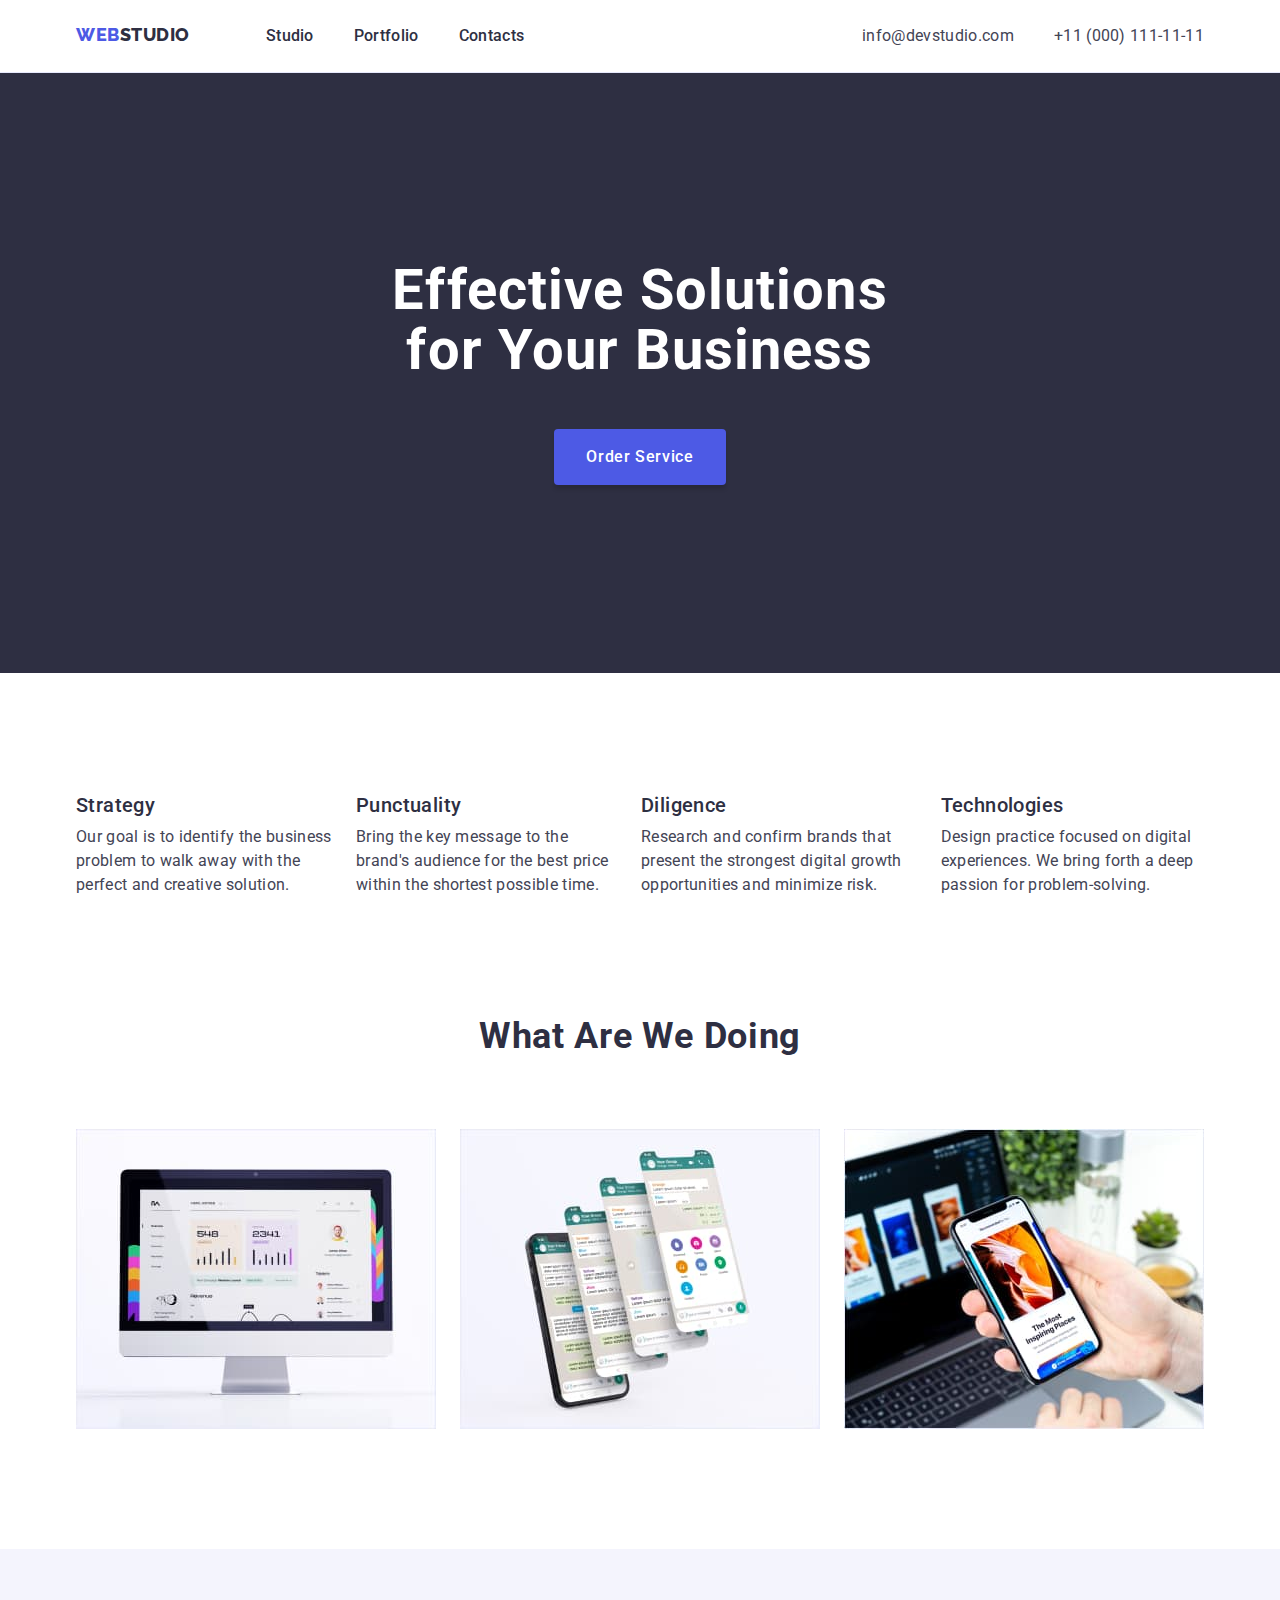
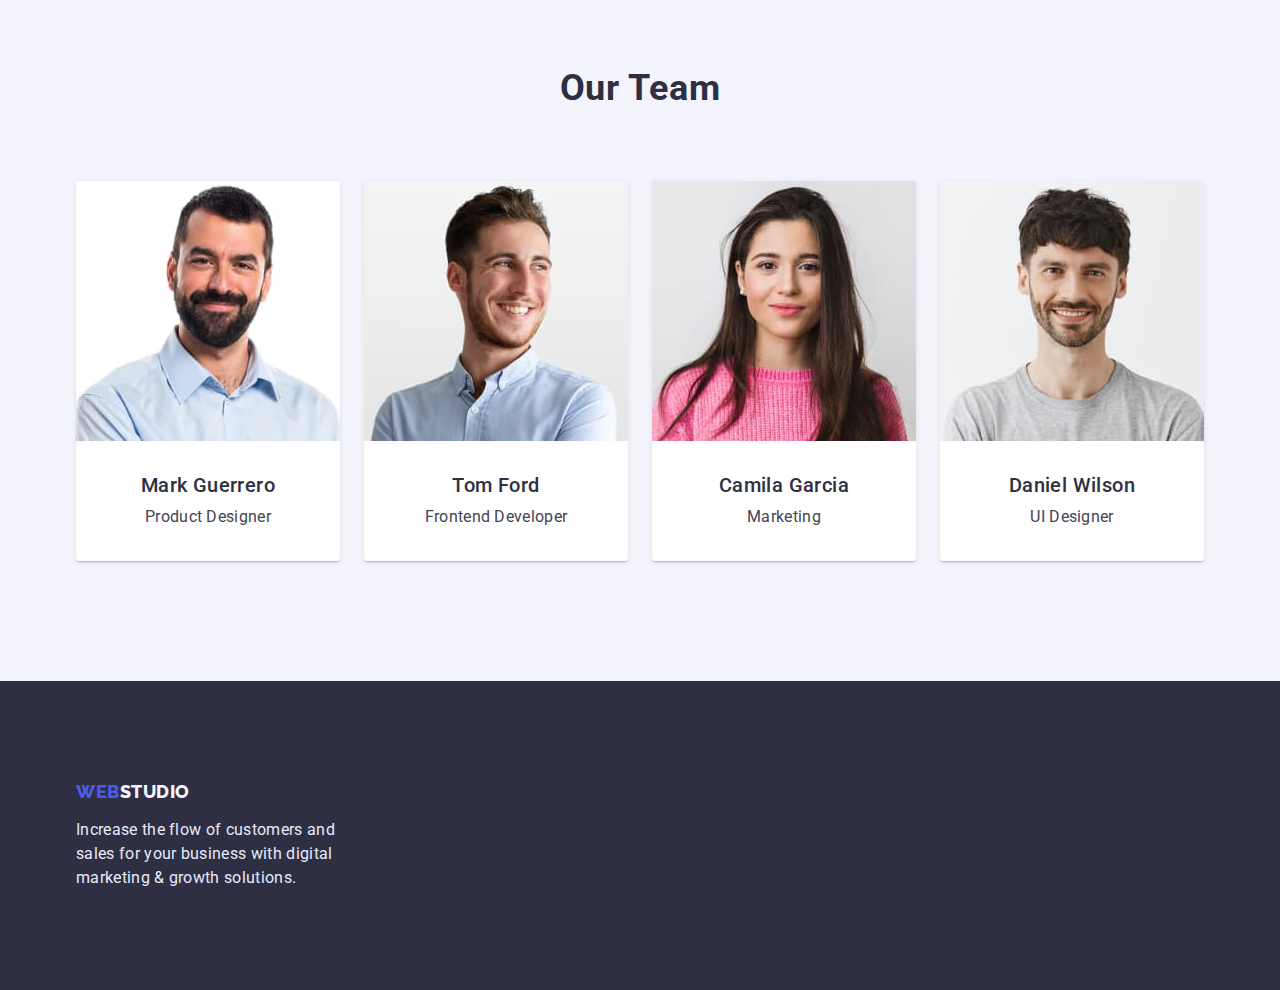
<file: index.html>
<!DOCTYPE html>
<html lang="en">
  <head>
    <meta charset="UTF-8" />
    <meta http-equiv="X-UA-Compatible" content="IE=edge" />
    <meta name="viewport" content="width=device-width, initial-scale=1.0" />
    <title>Web Studio</title>
    <link rel="preconnect" href="https://fonts.googleapis.com" />
    <link rel="preconnect" href="https://fonts.gstatic.com" crossorigin />
    <link href="https://fonts.googleapis.com/css2?family=Raleway:wght@800&family=Roboto:wght@400;500;700&display=swap" rel="stylesheet" />
    <!-- normalizer -->
    <link rel="stylesheet" href="https://cdnjs.cloudflare.com/ajax/libs/modern-normalize/1.1.0/modern-normalize.min.css" />
    <!--  -->
    <link rel="stylesheet" href="./css/styles.css" />
  </head>
  <body>
    <!--! the HEADER for everyone -->
    <header class="header-site">
      <div class="container header-container">
        <nav class="nav-site">
          <!-- Logo -->
          <a class="logo link" href="./index.html">Web<span class="logo-studio-header">Studio</span> </a>
          <ul class="menu list">
            <li class="menu-item"><a class="menu-link link" href="./index.html">Studio</a></li>
            <li class="menu-item"><a class="menu-link link" href="./portfolio.html">Portfolio</a></li>
            <li class="menu-item"><a class="menu-link link" href="">Contacts</a></li>
            <!-- Прибрала current  і перехід до контактів через якор #contacts, бо автоперевірка лається -->
          </ul>
        </nav>
        <address class="contacts">
          <ul class="contacts-list list">
            <li class="contacts-item"><a class="contacts-link link" href="mailto:info@devstudio.com">info@devstudio.com</a></li>
            <li class="contacts-item"><a class="contacts-link link" href="tel:+110001111111">+11 (000) 111-11-11</a></li>
          </ul>
        </address>
      </div>
    </header>
    <!--! MAIN -->
    <main>
      <!--? section 1 hero -->
      <section class="hero">
        <div class="container">
          <h1 class="title-site">Effective Solutions for Your Business</h1>
          <button class="order-btn" type="button">Order Service</button>
        </div>
      </section>
      <!--? section 2 About our company -->
      <section class="about-company">
        <div class="container">
          <!-- Hidden header -->
          <h2 class="hidden-header">About our company</h2>
          <ul class="about-company-list list">
            <li class="about-company-item">
              <h3 class="subtitle">Strategy</h3>
              <p>Our goal is to identify the business problem to walk away with the perfect and creative solution.</p>
            </li>
            <li class="about-company-item">
              <h3 class="subtitle">Punctuality</h3>
              <p>Bring the key message to the brand's audience for the best price within the shortest possible time.</p>
            </li>
            <li class="about-company-item">
              <h3 class="subtitle">Diligence</h3>
              <p>Research and confirm brands that present the strongest digital growth opportunities and minimize risk.</p>
            </li>
            <li class="about-company-item">
              <h3 class="subtitle">Technologies</h3>
              <p>Design practice focused on digital experiences. We bring forth a deep passion for problem-solving.</p>
            </li>
          </ul>
        </div>
      </section>
      <!--? section 3  What are we doing-->
      <section class="doing">
        <div class="container">
          <h2 class="title">What are we doing</h2>
          <ul class="doing-list list">
            <li class="doing-item"><img src="./images/doing/monitor.jpg" alt="Monitor screen with analytical information." width="360" height="300" /></li>
            <li class="doing-item"><img src="./images/doing/phones.jpg" alt="Phone screen and its screenshots with correspondence." width="360" height="300" /></li>
            <li class="doing-item"><img src="./images/doing/laptop-phone.jpg" alt="Phone in hand on the background of a laptop - the choice of a place to relax." width="360" height="300" /></li>
          </ul>
        </div>
      </section>
      <!--? section 4 Our Team -->
      <section class="team">
        <div class="container">
          <h2 class="title">Our Team</h2>
          <ul class="team-list list">
            <li class="team-item">
              <img src="./images/employees/mark-guerrero.jpg" alt="photo of Mark Guerrero" width="264" height="260" />
              <div class="team-info">
                <h3 class="subtitle">Mark Guerrero</h3>
                <p class="profession">Product Designer</p>
              </div>
            </li>
            <li class="team-item">
              <img src="./images/employees/tom-ford.jpg" alt="photo of Tom Ford" width="264" height="260" />
              <div class="team-info">
                <h3 class="subtitle">Tom Ford</h3>
                <p class="profession">Frontend Developer</p>
              </div>
            </li>
            <li class="team-item">
              <img src="./images/employees/camila-garcia.jpg" alt="photo of Camila Garcia" width="264" height="260" />
              <div class="team-info">
                <h3 class="subtitle">Camila Garcia</h3>
                <p class="profession">Marketing</p>
              </div>
            </li>
            <li class="team-item">
              <img src="./images/employees/daniel-wilson.jpg" alt="hoto of Daniel Wilson" width="264" height="260" />
              <div class="team-info">
                <h3 class="subtitle">Daniel Wilson</h3>
                <p class="profession">UI Designer</p>
              </div>
            </li>
          </ul>
        </div>
      </section>
    </main>
    <!--! the FOOTER for everyone -->
    <footer class="footer-site">
      <div class="container">
        <!-- Logo -->
        <div class="footer-info">
          <a class="logo logo-footer link" href="./index.html">Web<span class="logo-studio-footer">Studio</span> </a>
          <p class="footer-text">Increase the flow of customers and sales for your business with digital marketing & growth solutions.</p>
        </div>
      </div>
    </footer>
  </body>
</html>
</file>
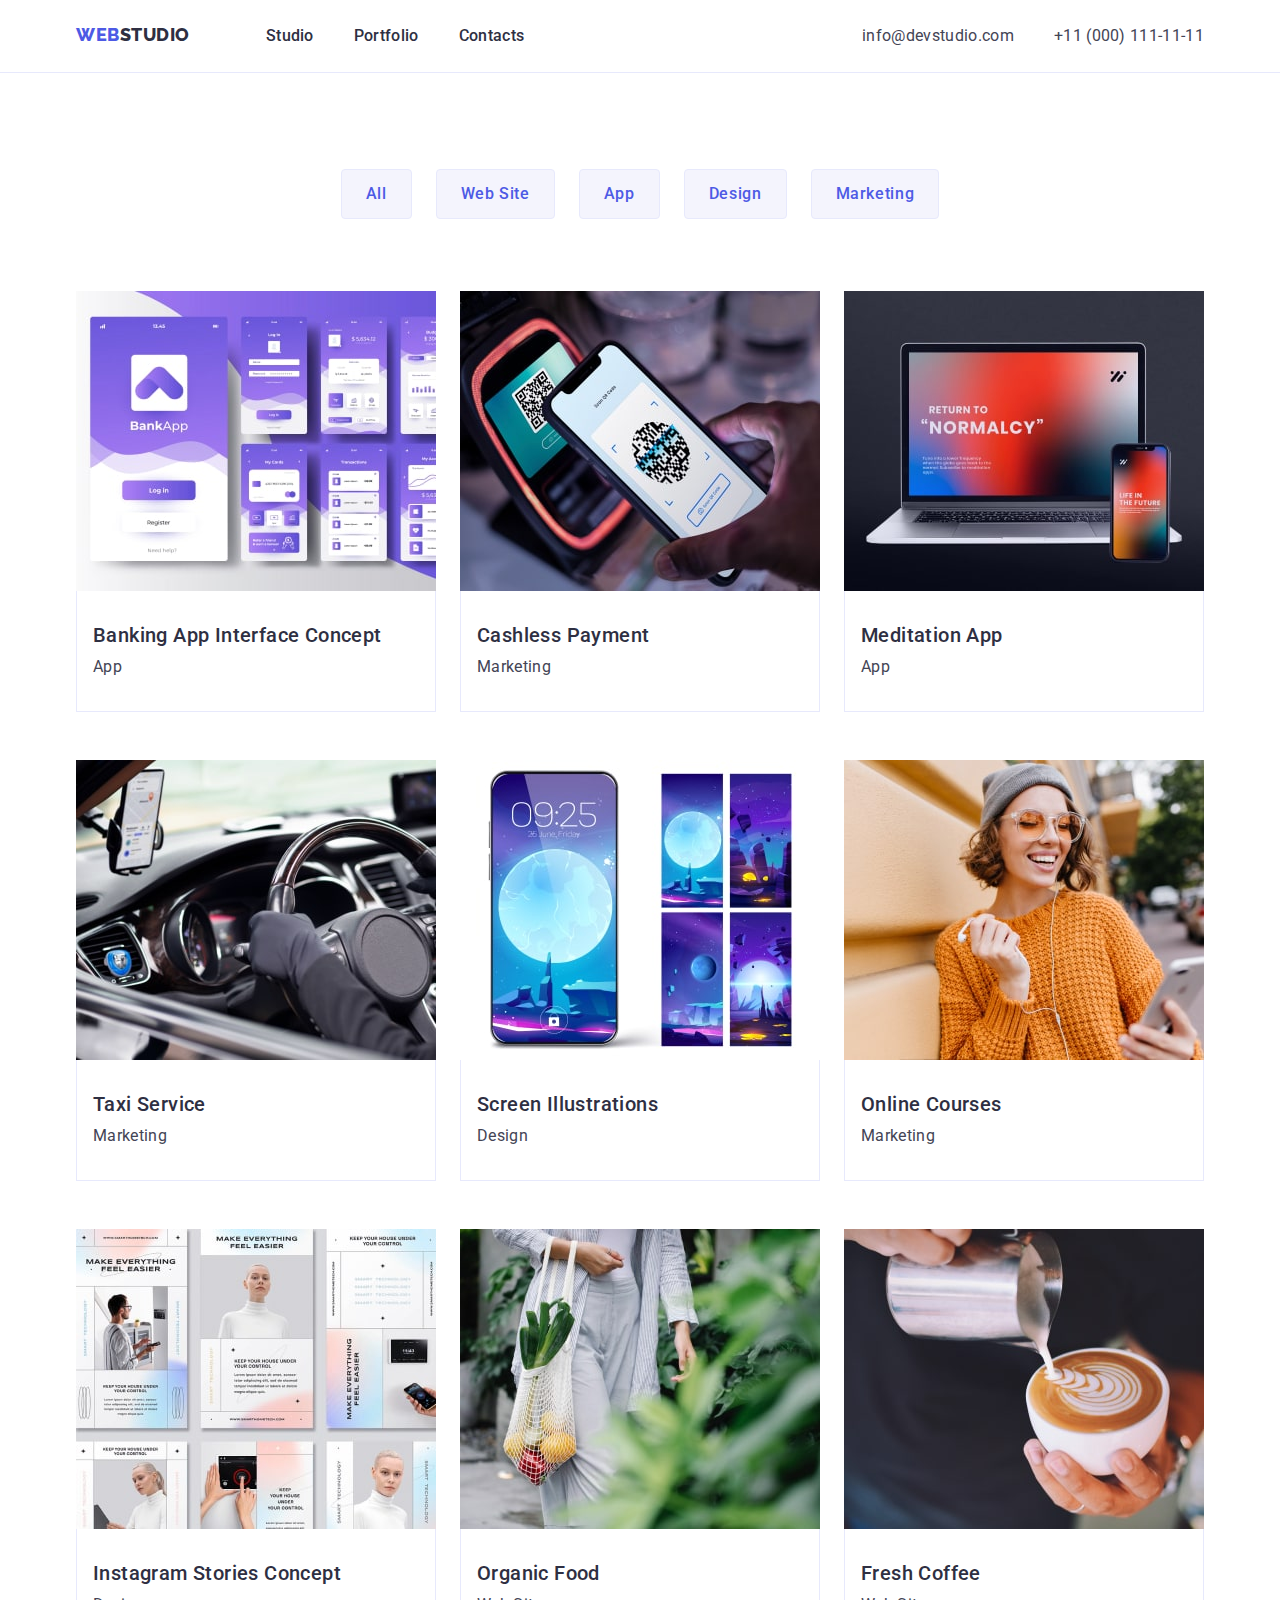
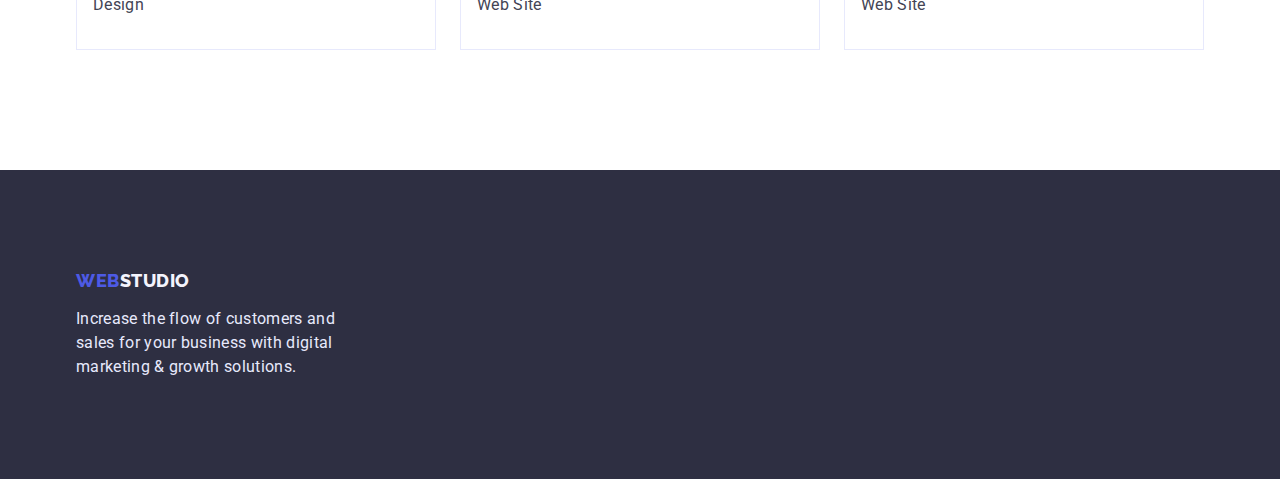
<file: portfolio.html>
<!DOCTYPE html>
<html lang="en">
  <head>
    <meta charset="UTF-8" />
    <meta http-equiv="X-UA-Compatible" content="IE=edge" />
    <meta name="viewport" content="width=device-width, initial-scale=1.0" />
    <title>Portfolio</title>
    <link rel="preconnect" href="https://fonts.googleapis.com" />
    <link rel="preconnect" href="https://fonts.gstatic.com" crossorigin />
    <link href="https://fonts.googleapis.com/css2?family=Raleway:wght@800&family=Roboto:wght@400;500;700&display=swap" rel="stylesheet" />
    <!-- normalizer -->
    <link rel="stylesheet" href="https://cdnjs.cloudflare.com/ajax/libs/modern-normalize/1.1.0/modern-normalize.min.css" />
    <!--  -->
    <link rel="stylesheet" href="./css/styles.css" />
  </head>
  <body>
    <!--! the HEADER for everyone -->
    <header class="header-site">
      <div class="container header-container">
        <nav class="nav-site">
          <!-- Logo -->
          <a class="logo link" href="./index.html">Web<span class="logo-studio-header">Studio</span> </a>
          <ul class="menu list">
            <li class="menu-item"><a class="menu-link link" href="./index.html">Studio</a></li>
            <li class="menu-item"><a class="menu-link link" href="./portfolio.html">Portfolio</a></li>
            <li class="menu-item"><a class="menu-link link" href="">Contacts</a></li>
            <!-- Прибрала current  і перехід до контактів через якор #contacts, бо автоперевірка лається -->
          </ul>
        </nav>
        <address class="contacts">
          <ul class="contacts-list list">
            <li class="contacts-item"><a class="contacts-link link" href="mailto:info@devstudio.com">info@devstudio.com</a></li>
            <li class="contacts-item"><a class="contacts-link link" href="tel:+110001111111">+11 (000) 111-11-11</a></li>
          </ul>
        </address>
      </div>
    </header>
    <!--! MAIN -->
    <main>
      <!--? Our projects -->
      <section class="projects">
        <div class="container">
          <!-- Hidden header -->
          <h1 class="hidden-header">Portfolio</h1>
          <!-- Filter -->
          <ul class="selection-portfolio list">
            <li class="selection-item"><button class="selection-btn" type="button">All</button></li>
            <li class="selection-item"><button class="selection-btn" type="button">Web Site</button></li>
            <li class="selection-item"><button class="selection-btn" type="button">App</button></li>
            <li class="selection-item"><button class="selection-btn" type="button">Design</button></li>
            <li class="selection-item"><button class="selection-btn" type="button">Marketing</button></li>
          </ul>
          <!-- Photo gallery of projects -->
          <ul class="projects-list list">
            <li class="projects-item">
              <a class="link" href="">
                <img src="./images/portfolio/banking-app-interface11.jpg" alt="Banking App Screenshots" width="360" height="300" />
                <div class="projects-info">
                  <h2 class="subtitle">Banking App Interface Concept</h2>
                  <p class="projects-text">App</p>
                </div>
              </a>
            </li>
            <li class="projects-item">
              <a class="link" href="">
                <img src="./images/portfolio/cashless-payment12.jpg" alt="laptop and phone with cashless payment application" width="360" height="300" />
                <div class="projects-info">
                  <h2 class="subtitle">Cashless Payment</h2>
                  <p class="projects-text">Marketing</p>
                </div>
              </a>
            </li>
            <li class="projects-item">
              <a class="link" href="">
                <img src="./images/portfolio/meditaion-app13.jpg" alt="laptop and phone with meditation app" width="360" height="300" />
                <div class="projects-info">
                  <h2 class="subtitle">Meditation App</h2>
                  <p class="projects-text">App</p>
                </div>
              </a>
            </li>
            <li class="projects-item">
              <a class="link" href="">
                <img src="./images/portfolio/taxi-service21.jpg" alt="taxi app phone" width="360" height="300" />
                <div class="projects-info">
                  <h2 class="subtitle">Taxi Service</h2>
                  <p class="projects-text">Marketing</p>
                </div>
              </a>
            </li>
            <li class="projects-item">
              <a class="link" href="">
                <img src="./images/portfolio/screen-illustrations22.jpg" alt="phone screen pictures" width="360" height="300" />
                <div class="projects-info">
                  <h2 class="subtitle">Screen Illustrations</h2>
                  <p class="projects-text">Design</p>
                </div>
              </a>
            </li>
            <li class="projects-item">
              <a class="link" href="">
                <img src="./images/portfolio/online-courses23.jpg" alt="girl looking at the phone" width="360" height="300" />
                <div class="projects-info">
                  <h2 class="subtitle">Online Courses</h2>
                  <p class="projects-text">Marketing</p>
                </div>
              </a>
            </li>
            <li class="projects-item">
              <a class="link" href="">
                <img src="./images/portfolio/instagram-concept31.jpg" alt="instagram stories" width="360" height="300" />
                <div class="projects-info">
                  <h2 class="subtitle">Instagram Stories Concept</h2>
                  <p class="projects-text">Design</p>
                </div>
              </a>
            </li>
            <li class="projects-item">
              <a class="link" href="">
                <img src="./images/portfolio/organic-food32.jpg" alt="fruits and vegetables in a bag" width="360" height="300" />
                <div class="projects-info">
                  <h2 class="subtitle">Organic Food</h2>
                  <p class="projects-text">Web Site</p>
                </div>
              </a>
            </li>
            <li class="projects-item">
              <a class="link" href="">
                <img src="./images/portfolio/fresh-coffee33.jpg" alt="cup of coffee" width="360" height="300" />
                <div class="projects-info">
                  <h2 class="subtitle">Fresh Coffee</h2>
                  <p class="projects-text">Web Site</p>
                </div>
              </a>
            </li>
          </ul>
        </div>
      </section>
    </main>
    <!--! the FOOTER for everyone -->
    <footer class="footer-site">
      <div class="container">
        <!-- Logo -->
        <div class="footer-info">
          <a class="logo logo-footer link" href="./index.html">Web<span class="logo-studio-footer">Studio</span> </a>
          <p class="footer-text">Increase the flow of customers and sales for your business with digital marketing & growth solutions.</p>
        </div>
      </div>
    </footer>
  </body>
</html>
</file>
<file: css/styles.css>
:root {
  --color-dark: #2e2f42;
  --color-text: #434455;
  --color-primary-brand: #4d5ae5;
  --color-pressed-state: #404bbf;
  --color-accent: #e7e9fc;
  --color-light: #f4f4fd;
  --color-title-site: #ffffff;
  --default-big-gap: 120px;
  --default-small-gap: 24px;
}

body {
  font-family: "Roboto", sans-serif;
  /* paragraph text color */
  font-size: 16px;
  line-height: 1.5;
  letter-spacing: 0.02em;
  color: var(--color-text);
}

/*! ********************** COMPONENTS ***********************/
h1,
h2,
h3,
p {
  margin-top: 0;
  margin-bottom: 0;
}

img {
  display: block;
  max-width: 100%;
  height: auto;
}

.list {
  list-style: none;
  margin-top: 0;
  margin-bottom: 0;
  padding-left: 0;
}

.link {
  text-decoration: none;
}
.container {
  width: 1158px;
  padding-left: 15px;
  padding-right: 15px;
  margin: 0 auto;
}
.hidden-header {
  /* display: none; */
  position: absolute;
  width: 1px;
  height: 1px;
  margin: -1px;
  border: 0;
  padding: 0;
  white-space: nowrap;
  clip-path: inset(100%);
  clip: rect(0 0 0 0);
  overflow: hidden;
}

.subtitle {
  margin-bottom: calc(var(--default-small-gap) / 3);
  font-weight: 500;
  font-size: 20px;
  line-height: 1.2;
  letter-spacing: 0.02em;
  color: var(--color-dark);
}
.title {
  margin-bottom: 72px;
  font-size: 36px;
  line-height: 1.11;
  letter-spacing: 0.02em;
  text-transform: capitalize;
  color: var(--color-dark);
  text-align: center;
}
.profession {
  font-size: 16px;
}
/* Хоч ця якість по замовченню від браузера + наслідується від body але задала чтоб виконати вимоги автоперевірки */
/*! ********************** / COMPONENTS ***********************/

/*! ***************** HEADER (for everyone)******************/
.header-site {
  padding-top: var(--default-small-gap);
  padding-bottom: var(--default-small-gap);
  background-color: var(--color-title-site);
  border-bottom: 1px solid var(--color-accent);
}

.header-container {
  display: flex;
  justify-content: space-between;
  align-items: center;
}

.nav-site {
  display: flex;
}
/*?============== Logo  ==============*/
/*== components for all logs ==*/
.logo {
  margin-right: 76px;
  font-family: "Raleway", sans-serif;
  font-weight: 800;
  font-size: 18px;
  line-height: 1.17;
  /* Хоч на проекті у figma стоїть 24рх. А 24:18 =1.33 але задала  1.17чтоб виконати вимоги автоперевірки */
  text-transform: uppercase;
  letter-spacing: 0.03em;
  color: var(--color-primary-brand);
}

/*== / for all logs ==*/

.logo-studio-header {
  color: var(--color-dark);
}
.logo-studio-footer {
  color: var(--color-light);
}
/*?============== / Logo  ==============*/

/*?============== Menu  ==============*/
.menu-link {
  font-weight: 500;
  font-size: 16px;
  line-height: 1.5;
  letter-spacing: 0.02em;
  color: var(--color-dark);
}
.menu-link:hover,
.menu-link:focus,
.menu-link:active {
  color: var(--color-pressed-state);
}
/* .menu .menu-link.current {
  color: var(--color-pressed-state);
}  автоперевірка цього не розуміє*/

.menu {
  display: flex;
  gap: 40px;
}
/* .menu-item:not(:last-child) {
  margin-right: 40px;
} */

/*?============== / Menu  ==============*/

/*?============== Contacts  ==============*/

.contacts {
  font-style: normal;
}
.contacts-list {
  display: flex;
  gap: 40px;
}

.contacts-link {
  line-height: 1.5;
  letter-spacing: 0.02em;
  color: var(--color-text);
}

.contacts-link:hover,
.contacts-link:focus {
  color: var(--color-pressed-state);
}
/*?============== / Contacts  ==============*/
/*! ********************** / HEADER ***********************/

/*%%%%%%%%%%%%%%%%%%%%%%%% MAIN PAGE %%%%%%%%%%%%%%%%%%%%%%%%*/

/*! ********************** MAIN INDEX  ***********************/
/*?============== Hero  ==============*/
.hero {
  background-color: var(--color-dark);
  text-align: center;
  padding-top: 188px;
  padding-bottom: 188px;
}

.title-site {
  display: block;
  max-width: 496px;
  margin: 0 auto calc(2 * var(--default-small-gap));
  font-size: 56px;
  line-height: 1.07;
  text-align: center;
  letter-spacing: 0.02em;
  color: var(--color-title-site);
}
.order-btn {
  padding: 16px 32px;
  min-width: 169px;
  background: var(--color-primary-brand);
  box-shadow: 0px 4px 4px rgba(0, 0, 0, 0.15);
  border-radius: 4px;
  border: none;

  /* Button Text */
  font-family: inherit;
  font-style: normal;
  font-weight: 500;
  font-size: 16px;
  line-height: 1.5;
  letter-spacing: 0.04em;
  color: var(--color-title-site);
}
.order-btn:hover,
.order-btn:focus {
  background-color: var(--color-pressed-state);
}
.order-btn {
  cursor: pointer;
}
/*?============== / 1 Hero  ==============*/

/*?=========== 2 About our company  ===========*/
/* Styles for <h2 class="hidden-header">, <h3 class="subtitle"> are defined in the COMPONENTS section. <p> inherits styles from body */

.about-company {
  padding-top: var(--default-big-gap);
  padding-bottom: var(--default-big-gap);
}
.about-company-list {
  display: flex;
  gap: var(--default-small-gap);
}
.about-company-item {
  width: calc((100% -3 * var(--default-small-gap)) / 4);
}
/* .about-company-item:not(:last-child) {
  margin-right: 24px;
} */

/*?=========== / About our company  ===========*/

/*?=========== 3 What are we doing  ===========*/
/* Styles for <h2 class="title"> are defined in the COMPONENTS section. */
.doing {
  padding-bottom: var(--default-big-gap);
}
.doing-list {
  display: flex;
  gap: var(--default-small-gap);
}
/* .doing-item:not(:last-child) {
  padding-right: 24px;
} */
/*?=========== / What are we doing  ===========*/

/*?=========== 4 Our Team  ===========*/
.team {
  background-color: var(--color-light);
  padding-top: var(--default-big-gap);
  padding-bottom: var(--default-big-gap);
}
/* Styles for <h2 class="title">,  <h3 class="subtitle"> are defined in the COMPONENTS section. <p> inherits styles from body */

.team-list {
  display: flex;

  gap: var(--default-small-gap);
}

.team-item {
  flex-basis: calc((100% - 3 * var(--default-small-gap)) / 4);
  box-shadow: 0px 1px 6px rgba(46, 47, 66, 0.08), 0px 1px 1px rgba(46, 47, 66, 0.16), 0px 2px 1px rgba(46, 47, 66, 0.08);
  border-radius: 0px 0px 4px 4px;
}

.team-info {
  background-color: var(--color-title-site);
  text-align: center;
  padding: 32px 0;
  border-radius: 0px 0px 4px 4px;
}

/* .team-item:not(:last-child) {
  margin-right: 24px;
} */
.profession {
  text-align: center;
}

/*?=========== / Our Team  ===========*/
/*! ********************* / MAIN INDEX *********************/

/*%%%%%%%%%%%%%%%%%%%%%%%% / MAIN PAGE %%%%%%%%%%%%%%%%%%%%%%%%*/

/*%%%%%%%%%%%%%%%%%%%%%%%% PORTFOLIO %%%%%%%%%%%%%%%%%%%%%%%%*/
/*! ********************  MAIN PORTFOLIO*********************/
/*?=========== Our projects  ===========*/

/* Styles for <h2 class="hidden-header">,  are defined in the COMPONENTS section. */
/*?============== Filter ==============*/

.projects {
  padding-top: 96px;
  padding-bottom: var(--default-big-gap);
}
.selection-portfolio {
  display: flex;
  justify-content: center;
  gap: var(--default-small-gap);
  margin-bottom: 72px;
}

.selection-btn {
  background: var(--color-light);
  border: 1px solid var(--color-accent);
  border-radius: 4px;
  padding: 12px 24px;

  /* Button Text */
  font-family: inherit;
  font-weight: 500;
  font-size: 16px;
  line-height: 1.5;
  letter-spacing: 0.04em;
  color: var(--color-primary-brand);
}
.selection-btn:hover,
.selection-btn:focus {
  background-color: var(--color-pressed-state);
  color: var(--color-title-site);
}
.selection-btn {
  cursor: pointer;
}

/*?============== / Filter ==============*/

/*?========= /Photo gallery of projects ==========*/

.projects-list {
  display: flex;
  flex-wrap: wrap;
  gap: calc(2 * var(--default-small-gap)) var(--default-small-gap);
}

.projects-item {
  flex-basis: calc((100% - 2 * var(--default-small-gap)) / 3);
}

.projects-info {
  padding: 32px 16px;
  background: var(--color-title-site);
  border-left: 1px solid var(--color-accent);
  border-bottom: 1px solid var(--color-accent);
  border-right: 1px solid var(--color-accent);
}

/* Styles for  <h2 class="subtitle"> are defined in the COMPONENTS section. <p> inherits styles from body (except color)*/
.projects-text {
  color: var(--color-text);
}

/*?========= / Photo gallery of projects ==========*/
/*! ******************** / MAIN PORTFOLIO *********************/
/*%%%%%%%%%%%%%%%%%%%%%%%% /PORTFOLIO %%%%%%%%%%%%%%%%%%%%%%%%*/

/*! ***************** FOOTER (for everyone)******************/
.footer-site {
  background: var(--color-dark);
  padding-top: 100px;
  padding-bottom: 100px;
}

.logo-footer {
  display: block;
  margin-right: 0;
  margin-bottom: 16px;
}
.footer-text {
  color: var(--color-accent);
}
.footer-info {
  max-width: 264px;
}
/*! ********************** / FOOTER ***********************/
</file>
